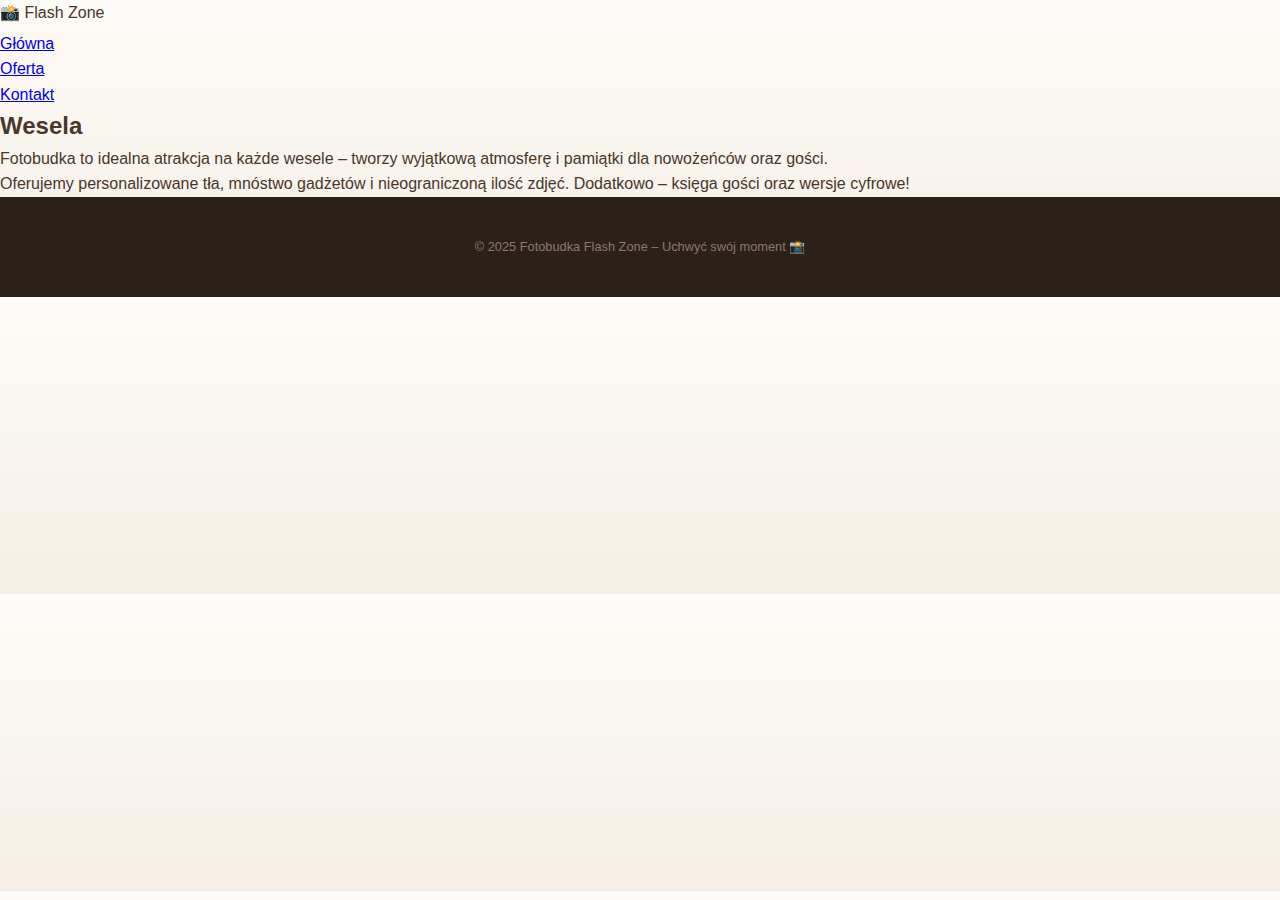
<file: festyny.html>
<!DOCTYPE html>
<html lang="pl">
<head>
  <meta charset="UTF-8" />
  <meta name="viewport" content="width=device-width, initial-scale=1.0" />
  <title>Wesela – Flash Zone</title>
  <link rel="stylesheet" href="style.css" />
</head>
<body>
  <nav>
    <div class="nav-container">
      <div class="logo">📸 Flash Zone</div>
      <ul>
        <li><a href="index.html#główna">Główna</a></li>
        <li><a href="index.html#oferta">Oferta</a></li>
        <li><a href="index.html#kontakt">Kontakt</a></li>
      </ul>
    </div>
  </nav>

  <section class="section fade-in">
    <div class="container">
      <h2>Wesela</h2>
      <p>Fotobudka to idealna atrakcja na każde wesele – tworzy wyjątkową atmosferę i pamiątki dla nowożeńców oraz gości.</p>
      <p>Oferujemy personalizowane tła, mnóstwo gadżetów i nieograniczoną ilość zdjęć. Dodatkowo – księga gości oraz wersje cyfrowe!</p>
    </div>
  </section>

  <footer>
    <p>&copy; 2025 Fotobudka Flash Zone – Uchwyć swój moment 📸</p>
  </footer>

  <script>
    const faders = document.querySelectorAll('.fade-in');
    const appear = new IntersectionObserver((entries) => {
      entries.forEach(entry => {
        if (entry.isIntersecting) {
          entry.target.classList.add('visible');
        }
      });
    }, { threshold: 0.3 });

    faders.forEach(el => appear.observe(el));
  </script>
</body>
</html>
</file>
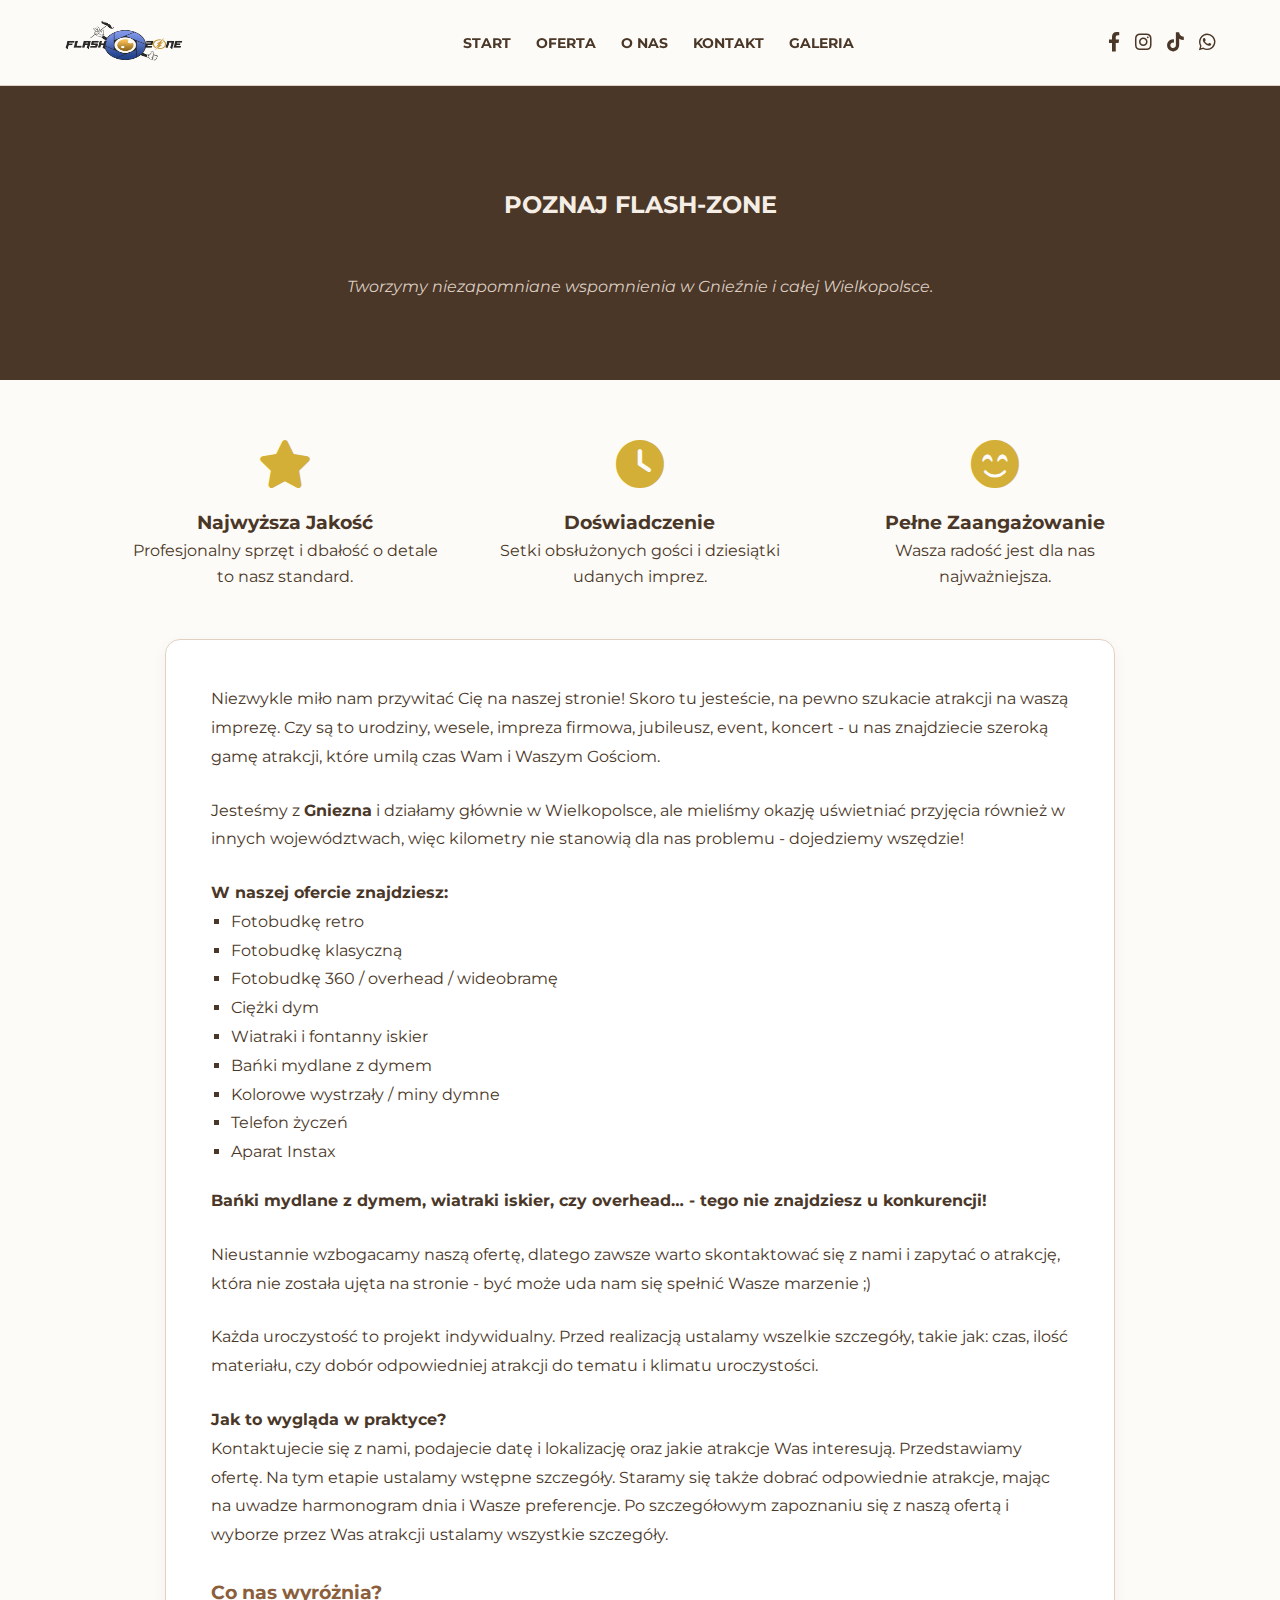
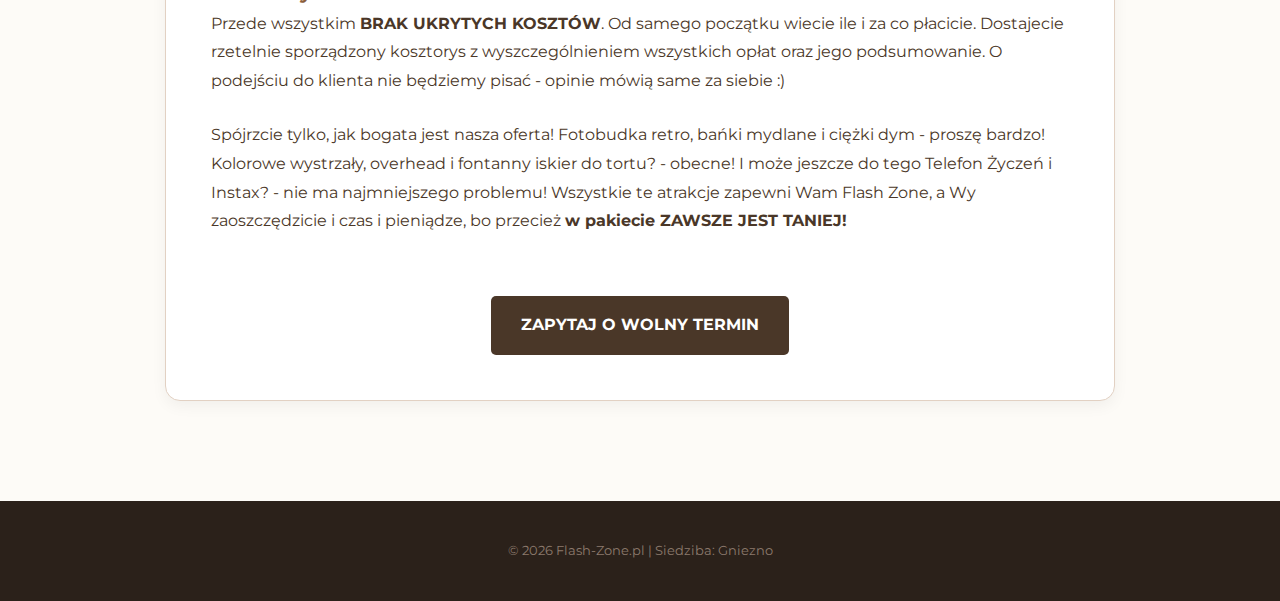
<file: o-nas.html>
<!DOCTYPE html>
<html lang="pl">
<head>
    <meta charset="UTF-8">
    <link rel="icon" href="media/logo.png">
    <meta name="viewport" content="width=device-width, initial-scale=1.0">
    <title>O nas | Flash-Zone Gniezno - Pasja i Profesjonalizm</title>
    <link rel="stylesheet" href="style.css">
    <link href="https://fonts.googleapis.com/css2?family=Montserrat:wght@400;700;900&display=swap" rel="stylesheet">
    <link rel="stylesheet" href="https://cdnjs.cloudflare.com/ajax/libs/font-awesome/6.0.0/css/all.min.css">
</head>
<body>

    <nav class="navbar">
        <div class="logo">
            <a href="index.html#home" style="display: flex; align-items: center;">
                <img src="media/logo.png" alt="Flash-Zone Logo" style="height: 60px;">
            </a>
        </div>
        <ul class="nav-links">
            <li><a href="index.html#home">START</a></li>
            <li><a href="index.html#oferta">OFERTA</a></li>
            <li><a href="o-nas.html">O NAS</a></li>
            <li><a href="index.html#kontakt">KONTAKT</a></li>
            <li><a href="galeria.html">GALERIA</a></li>
        </ul>
        <div class="social-nav">
            <a href="https://www.facebook.com/profile.php?id=61556558682813" target="_blank"><i class="fab fa-facebook-f"></i></a>
            <a href="https://www.instagram.com/fotobudka_flashzone" target="_blank"><i class="fab fa-instagram"></i></a>
            <a href="https://www.tiktok.com/@fotobudka_flashzone" target="_blank"><i class="fab fa-tiktok"></i></a>
            <a href="https://wa.me/48573670563" target="_blank"><i class="fab fa-whatsapp"></i></a>
        </div>
    </nav>

    <header class="gallery-page" style="background: #4a3728; color: #f5eee6; padding: 100px 10% 40px;">
        <h2 class="section-title" style="color: #f5eee6;">POZNAJ FLASH-ZONE</h2>
        <p class="gallery-desc" style="color: #dccdc1;">Tworzymy niezapomniane wspomnienia w Gnieźnie i całej Wielkopolsce.</p>
    </header>

    <section class="about" style="background: #fdfbf7; color: #4a3728; padding: 60px 10%;">
        <div class="about-container">
            <div class="about-grid" style="display: grid; grid-template-columns: repeat(auto-fit, minmax(250px, 1fr)); gap: 40px; margin-bottom: 50px; text-align: center;">
                <div class="about-item">
                    <i class="fas fa-star" style="color: #d4af37; font-size: 3rem; margin-bottom: 20px;"></i>
                    <h3>Najwyższa Jakość</h3>
                    <p>Profesjonalny sprzęt i dbałość o detale to nasz standard.</p>
                </div>
                <div class="about-item">
                    <i class="fas fa-clock" style="color: #d4af37; font-size: 3rem; margin-bottom: 20px;"></i>
                    <h3>Doświadczenie</h3>
                    <p>Setki obsłużonych gości i dziesiątki udanych imprez.</p>
                </div>
                <div class="about-item">
                    <i class="fas fa-smile-beam" style="color: #d4af37; font-size: 3rem; margin-bottom: 20px;"></i>
                    <h3>Pełne Zaangażowanie</h3>
                    <p>Wasza radość jest dla nas najważniejsza.</p>
                </div>
            </div>
            
            <div class="about-text-content" style="max-width: 950px; margin: 40px auto; text-align: left; line-height: 1.8; border: 1px solid #e2d1c3; padding: 45px; border-radius: 15px; background: white; box-shadow: 0 5px 15px rgba(0,0,0,0.05);">
                <p>Niezwykle miło nam przywitać Cię na naszej stronie! Skoro tu jesteście, na pewno szukacie atrakcji na waszą imprezę. Czy są to urodziny, wesele, impreza firmowa, jubileusz, event, koncert - u nas znajdziecie szeroką gamę atrakcji, które umilą czas Wam i Waszym Gościom.</p>
                
                <p style="margin-top: 25px;">Jesteśmy z <strong>Gniezna</strong> i działamy głównie w Wielkopolsce, ale mieliśmy okazję uświetniać przyjęcia również w innych województwach, więc kilometry nie stanowią dla nas problemu - dojedziemy wszędzie!</p>
                
                <p style="margin-top: 25px; font-weight: bold;">W naszej ofercie znajdziesz:</p>
                <ul style="margin-bottom: 20px; padding-left: 20px; list-style-type: square;">
                    <li>Fotobudkę retro</li>
                    <li>Fotobudkę klasyczną</li>
                    <li>Fotobudkę 360 / overhead / wideobramę</li>
                    <li>Ciężki dym</li>
                    <li>Wiatraki i fontanny iskier</li>
                    <li>Bańki mydlane z dymem</li>
                    <li>Kolorowe wystrzały / miny dymne</li>
                    <li>Telefon życzeń</li>
                    <li>Aparat Instax</li>
                </ul>

                <p><strong>Bańki mydlane z dymem, wiatraki iskier, czy overhead… - tego nie znajdziesz u konkurencji!</strong></p>
                
                <p style="margin-top: 25px;">Nieustannie wzbogacamy naszą ofertę, dlatego zawsze warto skontaktować się z nami i zapytać o atrakcję, która nie została ujęta na stronie - być może uda nam się spełnić Wasze marzenie ;)</p>

                <p style="margin-top: 25px;">Każda uroczystość to projekt indywidualny. Przed realizacją ustalamy wszelkie szczegóły, takie jak: czas, ilość materiału, czy dobór odpowiedniej atrakcji do tematu i klimatu uroczystości.</p>

                <p style="margin-top: 25px; font-weight: bold;">Jak to wygląda w praktyce?</p>
                <p>Kontaktujecie się z nami, podajecie datę i lokalizację oraz jakie atrakcje Was interesują. Przedstawiamy ofertę. Na tym etapie ustalamy wstępne szczegóły. Staramy się także dobrać odpowiednie atrakcje, mając na uwadze harmonogram dnia i Wasze preferencje. Po szczegółowym zapoznaniu się z naszą ofertą i wyborze przez Was atrakcji ustalamy wszystkie szczegóły.</p>

                <p style="margin-top: 25px; font-weight: bold; color: #8b5e3c; font-size: 1.2rem;">Co nas wyróżnia?</p>
                <p>Przede wszystkim <strong>BRAK UKRYTYCH KOSZTÓW</strong>. Od samego początku wiecie ile i za co płacicie. Dostajecie rzetelnie sporządzony kosztorys z wyszczególnieniem wszystkich opłat oraz jego podsumowanie. O podejściu do klienta nie będziemy pisać - opinie mówią same za siebie :)</p>

                <p style="margin-top: 25px;">Spójrzcie tylko, jak bogata jest nasza oferta! Fotobudka retro, bańki mydlane i ciężki dym - proszę bardzo! Kolorowe wystrzały, overhead i fontanny iskier do tortu? - obecne! I może jeszcze do tego Telefon Życzeń i Instax? - nie ma najmniejszego problemu! Wszystkie te atrakcje zapewni Wam Flash Zone, a Wy zaoszczędzicie i czas i pieniądze, bo przecież <strong>w pakiecie ZAWSZE JEST TANIEJ!</strong></p>
                
                <div style="text-align: center; margin-top: 40px;">
                    <a href="index.html#kontakt" class="btn-dark" style="text-decoration: none; display: inline-block; padding: 15px 30px; background: #4a3728; color: white; border-radius: 5px; font-weight: bold;">ZAPYTAJ O WOLNY TERMIN</a>
                </div>
            </div>
        </div>
    </section>

    <footer>
        <p>&copy; 2026 Flash-Zone.pl | Siedziba: Gniezno</p>
    </footer>

</body>
</html>
</file>
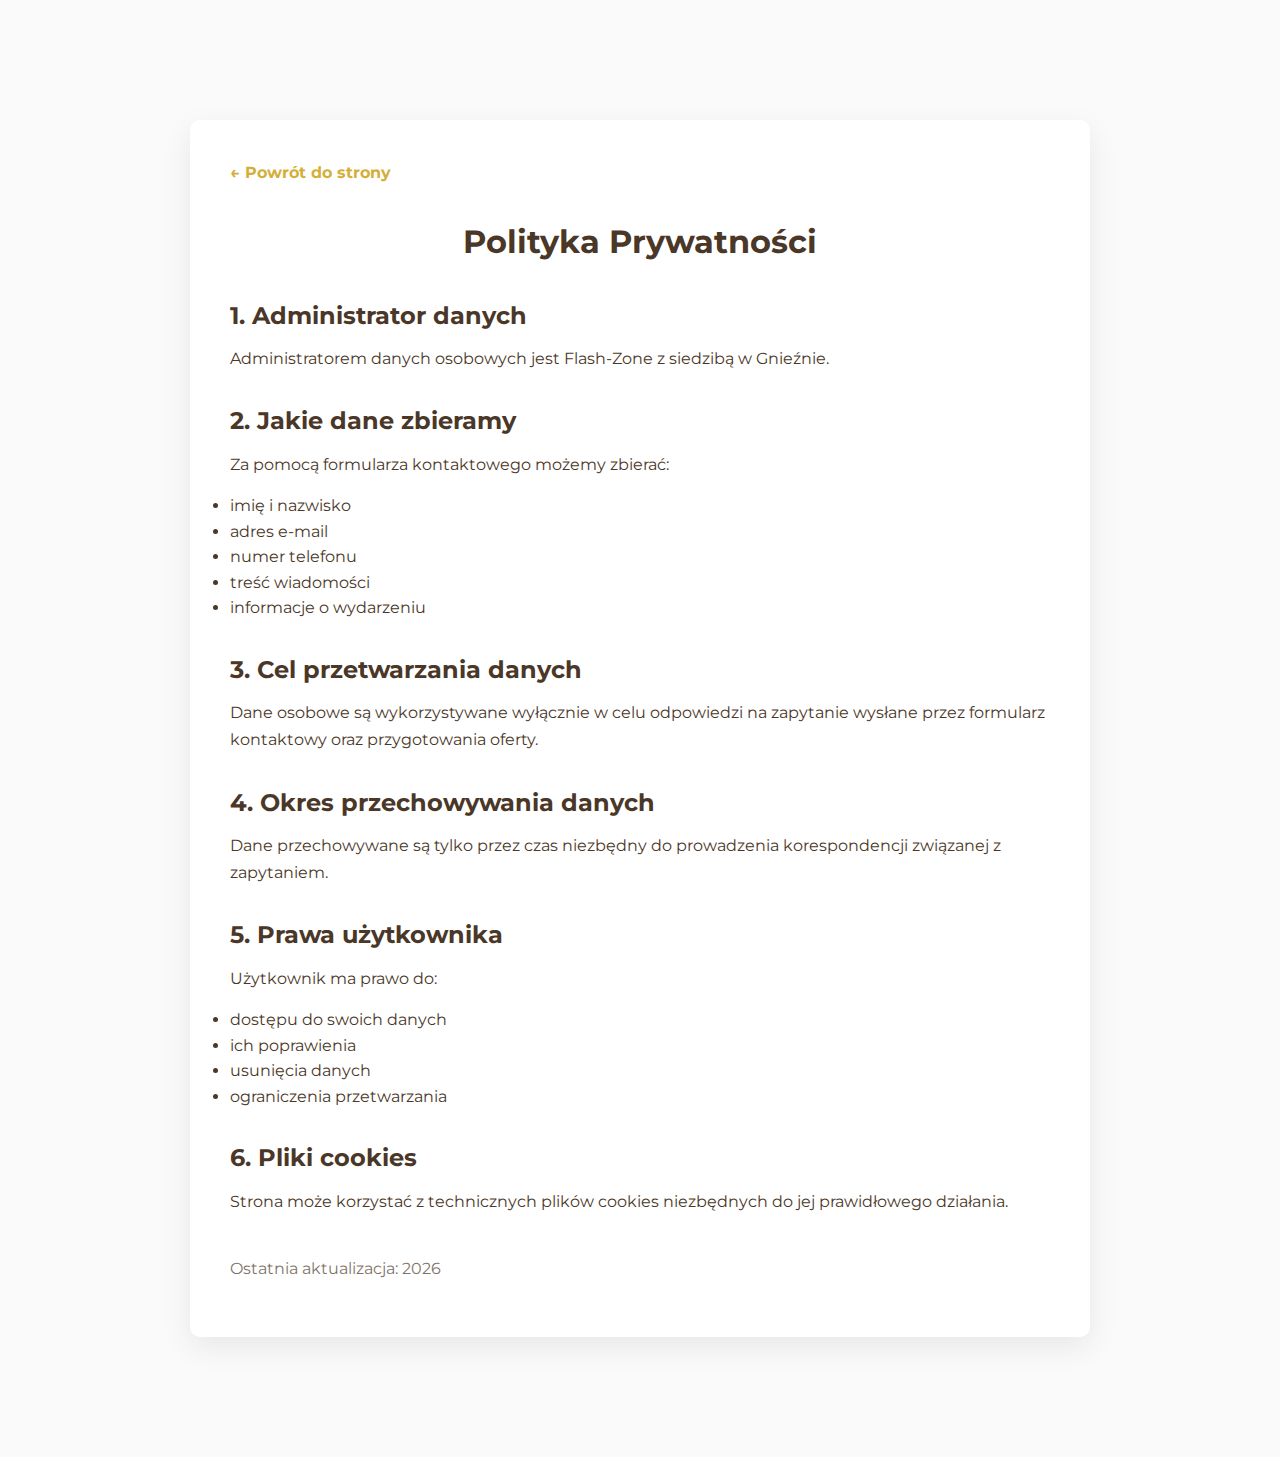
<file: polityka-prywatnosci.html>
<!DOCTYPE html>
<html lang="pl">
<head>

<meta charset="UTF-8">
<meta name="viewport" content="width=device-width, initial-scale=1.0">
<link rel="icon" href="media/logo.png">

<title>Polityka Prywatności | Flash-Zone</title>

<link rel="stylesheet" href="style.css">
<link href="https://fonts.googleapis.com/css2?family=Montserrat:wght@400;700;900&display=swap" rel="stylesheet">

<style>

body{
font-family: 'Montserrat', sans-serif;
background:#fafafa;
}

.policy-wrapper{
max-width:900px;
margin:120px auto;
padding:40px;
background:white;
box-shadow:0 10px 30px rgba(0,0,0,0.08);
border-radius:10px;
}

.policy-wrapper h1{
margin-bottom:30px;
text-align:center;
}

.policy-wrapper h2{
margin-top:30px;
margin-bottom:10px;
}

.policy-wrapper p{
line-height:1.7;
margin-bottom:15px;
}

.back-link{
display:block;
margin-bottom:30px;
color:#d4af37;
text-decoration:none;
font-weight:700;
}

.back-link:hover{
text-decoration:underline;
}

@media (max-width:600px){

.policy-wrapper{
margin:40px 15px;
padding:25px;
}

.policy-wrapper h1{
font-size:28px;
}

}

</style>

</head>

<body>

<div class="policy-wrapper">

<a href="index.html" class="back-link">← Powrót do strony</a>

<h1>Polityka Prywatności</h1>

<h2>1. Administrator danych</h2>
<p>
Administratorem danych osobowych jest Flash-Zone z siedzibą w Gnieźnie.
</p>

<h2>2. Jakie dane zbieramy</h2>
<p>Za pomocą formularza kontaktowego możemy zbierać:</p>

<ul>
<li>imię i nazwisko</li>
<li>adres e-mail</li>
<li>numer telefonu</li>
<li>treść wiadomości</li>
<li>informacje o wydarzeniu</li>
</ul>

<h2>3. Cel przetwarzania danych</h2>
<p>
Dane osobowe są wykorzystywane wyłącznie w celu odpowiedzi na zapytanie
wysłane przez formularz kontaktowy oraz przygotowania oferty.
</p>

<h2>4. Okres przechowywania danych</h2>
<p>
Dane przechowywane są tylko przez czas niezbędny do prowadzenia korespondencji
związanej z zapytaniem.
</p>

<h2>5. Prawa użytkownika</h2>
<p>Użytkownik ma prawo do:</p>

<ul>
<li>dostępu do swoich danych</li>
<li>ich poprawienia</li>
<li>usunięcia danych</li>
<li>ograniczenia przetwarzania</li>
</ul>

<h2>6. Pliki cookies</h2>
<p>
Strona może korzystać z technicznych plików cookies niezbędnych
do jej prawidłowego działania.
</p>

<p style="margin-top:40px; opacity:0.7;">
Ostatnia aktualizacja: 2026
</p>

</div>

</body>
</html>
</file>
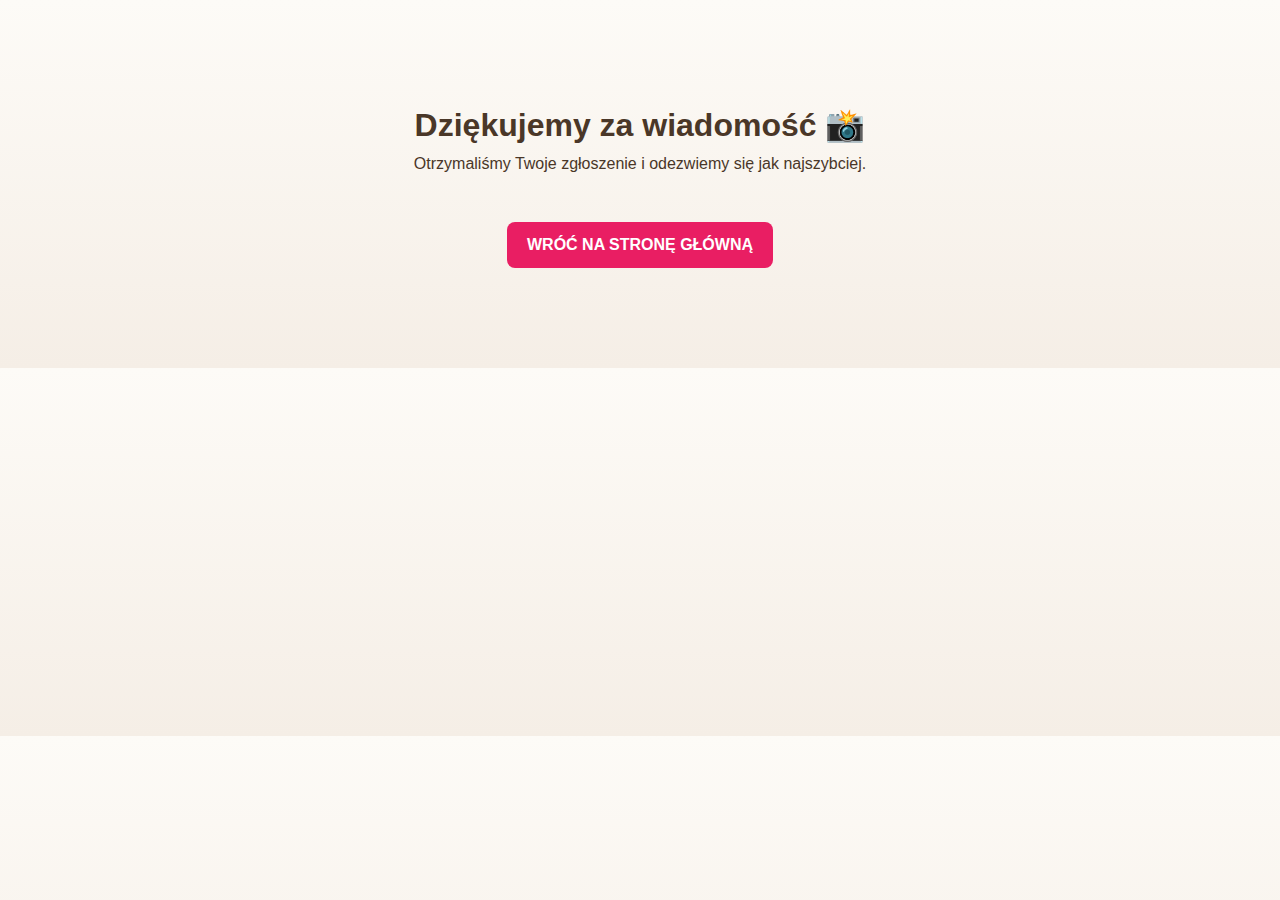
<file: thankyou.html>
<!DOCTYPE html>
<html lang="pl">
<head>
  <meta charset="UTF-8">
  <meta name="viewport" content="width=device-width, initial-scale=1.0">
  <title>Dziękujemy!</title>
  <link rel="stylesheet" href="style.css"> <!-- używamy tego samego CSS co na stronie -->
</head>
<body>
  <section class="container" style="text-align:center; padding:100px 20px;">
    <h1>Dziękujemy za wiadomość 📸</h1>
    <p class="lead">Otrzymaliśmy Twoje zgłoszenie i odezwiemy się jak najszybciej.</p>
    <br>
    <a href="/" class="btn" style="text-decoration:none; padding:10px 20px; border-radius:8px; background:#e91e63; color:white;">
      Wróć na stronę główną
    </a>
  </section>
</body>
</html>
</file>
<file: style.css>
/* RESET & BASE */
* { margin: 0; padding: 0; box-sizing: border-box; }
body {
    font-family: 'Montserrat', sans-serif;
    background: linear-gradient(180deg, #fdfbf7 0%, #f5eee6 100%);
    color: #4a3728;
    line-height: 1.6;
    scroll-behavior: smooth;
}

/* NAVBAR */
.navbar {
    display: flex; 
    justify-content: space-between; 
    align-items: center;
    padding: 10px 5%; 
    /* Zmieniamy rgba na pełny kolor bez przezroczystości */
    background: #fdfbf7; 
    /* Usuwamy backdrop-filter, bo przy pełnym tle nie jest potrzebny */
    position: sticky; 
    top: 0; 
    z-index: 1000;
    border-bottom: 1px solid #e2d1c3;
}
/* Zaktualizowana sekcja logo pod sam obrazek */
.logo {
    display: flex;
    align-items: center;
    padding-bottom: 5px; /* Zostawiamy, żeby logo nie leżało na linii menu */
}

.logo a {
    display: flex;
    align-items: center;
    text-decoration: none;
}

.logo img {
    height: auto; /* Rozmiar logo na komputerze */
    width: 120px;
    transition: transform 0.3s ease;
    mix-blend-mode: multiply;
}

.logo img:hover {
    transform: scale(1.05); /* Delikatny efekt po najechaniu myszką */
}

/* Dostosowanie wielkości logo na telefonach */
@media (max-width: 768px) {
    .logo img {
        height: auto; /* Na telefonie logo będzie ciut mniejsze, żeby nie zajmować miejsca */
        width: 90px;;
    }
}
.nav-links { display: flex; list-style: none; }
.nav-links li { margin-left: 25px; }
.nav-links a { 
    text-decoration: none; 
    color: #4a3728; 
    font-weight: 700; 
    text-transform: uppercase; 
    font-size: 0.85rem;
    transition: 0.3s ease;
}
.nav-links a:hover, .nav-links a.active { color: #d4af37; }

.social-nav { display: flex; gap: 15px; list-style: none; }
.social-nav a { color: #4a3728; font-size: 1.2rem; transition: 0.3s ease; text-decoration: none; }
.social-nav a:hover { color: #d4af37; transform: translateY(-3px); }

/* HERO */
.hero {
    height: 89vh;
    background: linear-gradient(rgba(43, 33, 26, 0.6), rgba(43, 33, 26, 0.2)), url('media/baner.jpg') center/cover no-repeat;
    display: flex; justify-content: center; align-items: flex-start; 
    text-align: center; color: #fff; padding-top: 15vh;
}
.hero h1 { font-size: 3.5rem; text-transform: uppercase; letter-spacing: 5px; text-shadow: 2px 4px 10px rgba(0,0,0,0.6); }
.btn { display: inline-block; margin-top: 20px; padding: 15px 35px; background: #fff; color: #4a3728; text-decoration: none; font-weight: 700; border-radius: 5px; text-transform: uppercase; transition: 0.3s; }
.btn:hover { background: #d4af37; color: #fff; }

/* OFERTA GRID */
.services { padding: 80px 10%; }
.section-title { text-align: center; margin-bottom: 50px; color: #8b5e3c; text-transform: uppercase; }
.grid-container { display: flex; flex-wrap: wrap; justify-content: center; gap: 25px; max-width: 1400px; margin: 0 auto; }
.card {
    flex: 0 1 calc(25% - 25px); min-width: 280px;
    background: #fff; border-radius: 12px; overflow: hidden;
    text-align: center; padding-bottom: 20px; cursor: pointer;
    box-shadow: 0 5px 15px rgba(0,0,0,0.05); transition: 0.3s;
}
.card:hover { transform: translateY(-10px); box-shadow: 0 15px 30px rgba(74, 55, 40, 0.12); }
.card-img { height: 200px; background-size: cover; background-position: center; margin-bottom: 15px; }
.card h3 { font-size: 0.85rem; font-weight: 700; color: #4a3728; padding: 0 10px; }
.more-btn { display: block; margin-top: 10px; font-size: 0.7rem; font-weight: 900; color: #d4af37; letter-spacing: 1px; }

/* MODERN MODAL */
.modal { 
    display: none; 
    position: fixed; 
    z-index: 2000; 
    left: 0; top: 0; 
    width: 100%; height: 100%; 
    background: rgba(43, 33, 26, 0.9); 
    overflow-y: auto; 
    -webkit-overflow-scrolling: touch; 
}
.modal-content { 
    background: #fdfbf7; 
    margin: 5% auto; 
    width: 95%; 
    max-width: 900px; 
    border-radius: 15px; 
    position: relative; 
    overflow: hidden; 
    border: 1px solid #e2d1c3; 
}
.modal-flex { display: flex; flex-direction: row; align-items: stretch; }
.modal-image { flex: 1.2; min-height: 450px; }
.modal-image img { width: 100%; height: 100%; object-fit: cover; display: block; }
.modal-info { flex: 1; padding: 40px; display: flex; flex-direction: column; justify-content: center; }
.modal-info h2 { color: #8b5e3c; margin-bottom: 10px; border-bottom: 2px solid #d4af37; display: inline-block; font-size: 1.5rem; }
.modal-info p { font-style: italic; margin-bottom: 20px; color: #6d5b4e; font-size: 0.9rem; }
.modal-info li { list-style: none; margin-bottom: 10px; display: flex; align-items: center; font-size: 0.95rem; }
.modal-info li::before { content: "❤ "; color: #d4af37; margin-right: 10px; }
.close { 
    position: absolute; right: 20px; top: 15px; font-size: 30px; cursor: pointer; 
    z-index: 10; background: rgba(255,255,255,0.9); width: 45px; height: 45px; 
    border-radius: 50%; display: flex; justify-content: center; align-items: center; 
    border: 1px solid #e2d1c3;
}

/* ROZWIJANIE SZCZEGÓŁÓW W MODALU */
.expand-btn { 
    background: #f5eee6; 
    border: 1px solid #d4af37; 
    color: #8b5e3c; 
    padding: 10px 20px; 
    border-radius: 5px; 
    cursor: pointer; 
    font-weight: 700; 
    margin-top: 15px; 
    width: 100%; 
    transition: 0.3s;
    font-family: inherit;
}
.expand-btn:hover { background: #d4af37; color: #fff; }
.extra-content { 
    display: none; 
    padding-top: 15px; 
    border-top: 1px dashed #d4af37; 
    margin-top: 15px;
    animation: fadeIn 0.4s ease;
}
@keyframes fadeIn { from { opacity: 0; transform: translateY(-5px); } to { opacity: 1; transform: translateY(0); } }
.long-description { font-size: 0.9rem; color: #6d5b4e; line-height: 1.5; }

/* KONTAKT */
.contact { padding: 80px 10%; background: #f5eee6; }
.contact-container { max-width: 800px; margin: 0 auto; }
.input-row { display: flex; gap: 15px; margin-bottom: 15px; }

/* Główne style dla pól wejściowych */
.input-row input, 
textarea { 
    flex: 1; 
    padding: 15px; 
    border: 1px solid #dccdc1; 
    border-radius: 8px; 
    font-family: inherit; 
    font-size: 1rem;
    width: 100%;
    color: #4a3728;
    background-color: white;
}

.input-row input {
    height: 55px; 
}

/* STYL DLA ROZWIJANYCH CHECKBOXÓW (DROPDOWN) */
.multiselect {
    flex: 1; /* Pozwala na wyrównanie w rzędzie obok innych inputów */
    position: relative;
    height: 55px;
}

.selectBox {
    position: relative;
    height: 100%;
}

.selectBox select {
    width: 100%;
    height: 100%;
    padding: 15px;
    border: 1px solid #dccdc1;
    border-radius: 8px;
    font-family: inherit;
    background-color: white;
    color: #4a3728;
    cursor: pointer;
    appearance: none;
    -webkit-appearance: none;
    background-image: url('data:image/svg+xml;charset=US-ASCII,<svg%20xmlns%3D"http%3A%2F%2Fwww.w3.org%2F2000%2Fsvg"%20width%3D"292.4"%20height%3D"292.4"><path%20fill%3D"%238b5e3c"%20d%3D"M287%2069.4a17.6%2017.6%200%200%200-13-5.4H18.4c-5%200-9.3%201.8-12.9%205.4A17.6%2017.6%200%200%200%200%2082.2c0%205%201.8%209.3%205.4%2012.9l128%20127.9c3.6%203.6%207.8%205.4%2012.8%205.4s9.2-1.8%2012.8-5.4L287%2095c3.5-3.5%205.4-7.8%205.4-12.8%200-5-1.9-9.2-5.5-12.8z"%2F><%2Fsvg>');
    background-repeat: no-repeat;
    background-position: right 15px top 50%;
    background-size: 12px auto;
}

.overSelect {
    position: absolute;
    left: 0; right: 0; top: 0; bottom: 0;
}

#checkboxes {
    display: none;
    border: 1px solid #dccdc1;
    background-color: white;
    position: absolute;
    z-index: 1001; /* Wyżej niż navbar w razie potrzeby */
    width: 100%;
    max-height: 250px;
    overflow-y: auto;
    border-radius: 0 0 8px 8px;
    box-shadow: 0 10px 20px rgba(0,0,0,0.1);
    top: 55px; /* Pojawia się dokładnie pod polem */
}

#checkboxes label {
    display: block;
    padding: 12px 15px;
    font-size: 0.9rem;
    cursor: pointer;
    transition: 0.2s;
    text-align: left;
    color: #4a3728;
}

#checkboxes label:hover {
    background-color: #fdfbf7;
    color: #d4af37;
}

#checkboxes input {
    margin-right: 15px;
    accent-color: #d4af37;
    width: 18px;
    height: 18px;
}

/* PRZYCISK KONTAKTU */
.btn-dark { display: block; margin: 20px auto 0; padding: 15px 60px; background: #4a3728; color: #fff; border: none; border-radius: 8px; font-weight: 700; cursor: pointer; transition: 0.3s; }
.btn-dark:hover { background: #8b5e3c; }

/* STYLE GALERII */
.gallery-page { padding: 60px 10%; text-align: center; }
.gallery-desc { margin-bottom: 40px; color: #8b7a6d; font-style: italic; }
.gallery-grid { display: grid; grid-template-columns: repeat(auto-fill, minmax(300px, 1fr)); gap: 20px; }
.gallery-item { border-radius: 12px; overflow: hidden; box-shadow: 0 5px 15px rgba(0,0,0,0.1); transition: 0.3s; height: 300px; cursor: pointer; }
.gallery-item img { width: 100%; height: 100%; object-fit: cover; transition: 0.5s; }
.gallery-item:hover { transform: scale(1.03); box-shadow: 0 10px 25px rgba(74, 55, 40, 0.2); }
.gallery-item:hover img { filter: brightness(1.1); }

/* GALERIA MODAL */
.gallery-modal-content {
    max-width: 80% !important;
    background: transparent !important;
    border: none !important;
    box-shadow: none !important;
    display: flex; justify-content: center; align-items: center;
}
#fullImage {
    max-height: 85vh; width: auto; max-width: 100%;
    border-radius: 10px; box-shadow: 0 0 30px rgba(0,0,0,0.5);
}

/* RESPONSIVE */
@media (max-width: 1100px) { .card { flex: 0 1 calc(50% - 25px); } }

@media (max-width: 768px) {
    .navbar { flex-direction: column; padding: 15px 5%; }
    .logo { margin-bottom: 15px; font-size: 1.5rem; }
    .nav-links { flex-wrap: wrap; justify-content: center; gap: 10px; margin-bottom: 15px; }
    .nav-links li { margin-left: 0; margin: 0 5px; }
    .nav-links a { font-size: 0.75rem; }
    
    .modal-flex { flex-direction: column; }
    .modal-image { min-height: 250px; }
    .modal-content { margin: 10px auto; }
    .input-row { flex-direction: column; gap: 10px; }
    .input-row input, .multiselect { height: 50px; }
    #checkboxes { top: 50px; }
    .card { flex: 0 1 100%; }
    .hero h1 { font-size: 2.2rem; }
}

.about { padding: 80px 10%; background: #4a3728; color: #f5eee6; text-align: center; }
footer { padding: 40px; text-align: center; background: #2b211a; color: #8b7a6d; font-size: 0.8rem; }
/* Sekcja Opinii */
.reviews-section {
    padding: 80px 0;
    background: #fdfbf7;
    overflow: hidden;
    border-top: 1px solid #e2d1c3;
}

.reviews-container {
    width: 100%;
    display: flex;
}

.reviews-track {
    display: flex;
    gap: 30px;
    /* 50 sekund to idealne tempo dla 12 kart (6 oryginałów + 6 kopii) */
    animation: scrollReviews 50s linear infinite;
    padding: 20px 0;
}

.reviews-track:hover {
    animation-play-state: paused;
}

.review-card {
    background: white;
    padding: 30px;
    border-radius: 15px;
    border: 1px solid #e2d1c3;
    min-width: 350px;
    max-width: 350px;
    box-shadow: 0 5px 15px rgba(0,0,0,0.05);
    display: flex;
    flex-direction: column;
    justify-content: space-between;
}

.review-card .stars {
    color: #d4af37;
    margin-bottom: 10px;
    font-size: 1.1rem;
}

.review-card p {
    font-size: 0.95rem;
    font-style: italic;
    color: #4a3728;
    line-height: 1.6;
    margin-bottom: 15px;
}

.review-card strong {
    display: block;
    text-align: right;
    color: #8b5e3c;
    font-size: 0.9rem;
}

/* Przycisk Google pod opiniami */
.google-cta-container {
    text-align: center;
    margin-top: 50px;
}

.google-cta-box {
    display: inline-block;
    background: #ffffff;
    border: 1px solid #e2d1c3;
    padding: 30px 50px;
    border-radius: 15px;
    box-shadow: 0 4px 15px rgba(0,0,0,0.05);
}

.google-cta-box i {
    font-size: 2.5rem;
    color: #4285F4;
    margin-bottom: 15px;
    display: block;
}

.google-cta-box p {
    font-weight: 700;
    color: #4a3728;
    margin-bottom: 20px;
}

/* Animacja - przesuwamy dokładnie o szerokość 6 unikalnych kart + gapy */
@keyframes scrollReviews {
    0% { transform: translateX(0); }
    100% { transform: translateX(calc(-380px * 6)); }
}

/* RWD - mniejsze karty na telefonach */
@media (max-width: 768px) {
    .review-card {
        min-width: 280px;
        max-width: 280px;
        padding: 20px;
    }
    @keyframes scrollReviews {
        0% { transform: translateX(0); }
        100% { transform: translateX(calc(-310px * 6)); }
    }
}
</file>
